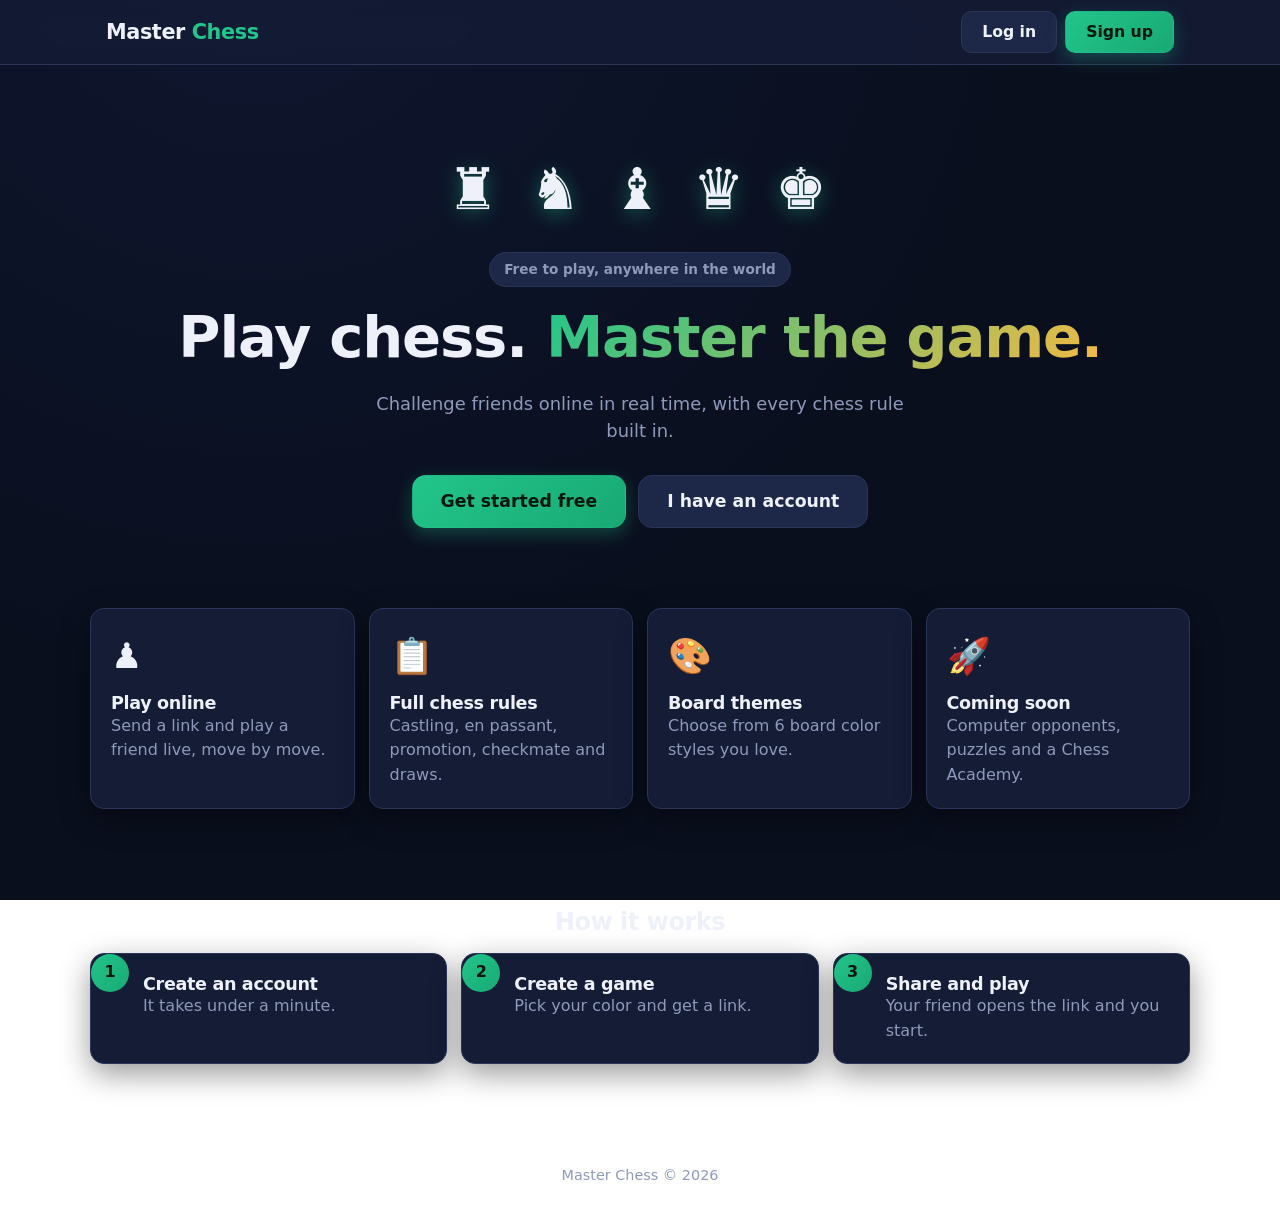
<file: index.html>
<!DOCTYPE html>
<html lang="en" data-theme="dark">
<head>
  <meta charset="UTF-8">
  <meta name="viewport" content="width=device-width, initial-scale=1">
  <title>Master Chess | Play, Learn, Win</title>
  <meta name="description" content="Master Chess: play chess online with friends, solve puzzles and learn.">
  <link rel="stylesheet" href="css/base.css">
  <link rel="stylesheet" href="css/components.css">
</head>
<body>
  <nav class="navbar">
    <div class="container">
      <a class="logo" href="index.html">Master <span>Chess</span></a>
      <div class="nav-links">
        <a class="btn btn-secondary" href="login.html">Log in</a>
        <a class="btn btn-primary" href="register.html">Sign up</a>
      </div>
    </div>
  </nav>

  <header class="hero container">
    <div class="hero-pieces">♜ ♞ ♝ ♛ ♚</div>
    <span class="pill">Free to play, anywhere in the world</span>
    <h1>Play chess. <span class="accent-text">Master the game.</span></h1>
    <p>Challenge friends online in real time, with every chess rule built in.</p>
    <div class="actions">
      <a class="btn btn-primary btn-lg" href="register.html">Get started free</a>
      <a class="btn btn-secondary btn-lg" href="login.html">I have an account</a>
    </div>
  </header>

  <section class="features container">
    <div class="grid">
      <div class="card"><div class="feature-icon">♟️</div><h3>Play online</h3><p class="muted">Send a link and play a friend live, move by move.</p></div>
      <div class="card"><div class="feature-icon">📋</div><h3>Full chess rules</h3><p class="muted">Castling, en passant, promotion, checkmate and draws.</p></div>
      <div class="card"><div class="feature-icon">🎨</div><h3>Board themes</h3><p class="muted">Choose from 6 board color styles you love.</p></div>
      <div class="card"><div class="feature-icon">🚀</div><h3>Coming soon</h3><p class="muted">Computer opponents, puzzles and a Chess Academy.</p></div>
    </div>
  </section>

  <section class="features container">
    <h2 class="center">How it works</h2>
    <div class="grid steps" style="margin-top:16px">
      <div class="card step"><h3>Create an account</h3><p class="muted">It takes under a minute.</p></div>
      <div class="card step"><h3>Create a game</h3><p class="muted">Pick your color and get a link.</p></div>
      <div class="card step"><h3>Share and play</h3><p class="muted">Your friend opens the link and you start.</p></div>
    </div>
  </section>

  <div class="footer">Master Chess &copy; 2026</div>

  <script>
    document.documentElement.setAttribute("data-theme", localStorage.getItem("theme") || "dark");
  </script>
</body>
</html>
</file>
<file: css/base.css>
:root {
  --bg: #0a0f1e;
  --bg-2: #0f1730;
  --surface: #141c36;
  --surface-2: #1d2747;
  --text: #eef1fa;
  --muted: #8f9abb;
  --primary: #22c58b;
  --primary-text: #04170f;
  --accent: #f5b942;
  --success: #22c58b;
  --danger: #ef5b5b;
  --border: #2a3558;
  --radius: 14px;
  --radius-sm: 10px;
  --shadow: 0 10px 30px rgba(0, 0, 0, 0.4);
  --glow: 0 0 0 3px rgba(34, 197, 139, 0.25);
}

[data-theme="light"] {
  --bg: #f3f5fb;
  --bg-2: #e8ecf7;
  --surface: #ffffff;
  --surface-2: #eef1f9;
  --text: #121830;
  --muted: #5b6585;
  --primary: #12a874;
  --primary-text: #ffffff;
  --accent: #d99a1e;
  --border: #d5dbed;
  --shadow: 0 10px 30px rgba(20, 30, 70, 0.12);
  --glow: 0 0 0 3px rgba(18, 168, 116, 0.25);
}

* { box-sizing: border-box; margin: 0; padding: 0; -webkit-tap-highlight-color: transparent; }

html { scroll-behavior: smooth; }

body {
  font-family: system-ui, -apple-system, "Segoe UI", Roboto, sans-serif;
  background: radial-gradient(circle at 20% -10%, var(--bg-2), var(--bg) 55%) fixed;
  color: var(--text);
  line-height: 1.55;
  min-height: 100vh;
  -webkit-font-smoothing: antialiased;
}

h1, h2, h3 { line-height: 1.15; font-weight: 800; letter-spacing: -0.02em; }
h1 { font-size: clamp(2.1rem, 7vw, 3.6rem); }
h2 { font-size: 1.5rem; margin-bottom: 12px; }
h3 { font-size: 1.1rem; }

a { color: var(--primary); text-decoration: none; font-weight: 600; }
a:hover { text-decoration: underline; }

img, svg { max-width: 100%; display: block; }

.container { width: 100%; max-width: 1100px; margin: 0 auto; padding: 0 16px; }

.hidden { display: none !important; }
.muted { color: var(--muted); }
.center { text-align: center; }
.accent { color: var(--accent); }
.primary { color: var(--primary); }

::selection { background: var(--primary); color: var(--primary-text); }

:focus-visible { outline: 2px solid var(--primary); outline-offset: 2px; }

::-webkit-scrollbar { width: 8px; height: 8px; }
::-webkit-scrollbar-thumb { background: var(--border); border-radius: 8px; }
</file>
<file: css/components.css>
/* Navbar */
.navbar {
  background: rgba(20, 28, 54, 0.85);
  backdrop-filter: blur(10px);
  -webkit-backdrop-filter: blur(10px);
  border-bottom: 1px solid var(--border);
  position: sticky;
  top: 0;
  z-index: 50;
}
[data-theme="light"] .navbar { background: rgba(255, 255, 255, 0.85); }
.navbar .container {
  display: flex;
  align-items: center;
  justify-content: space-between;
  height: 64px;
  gap: 10px;
}
.logo { font-size: 1.3rem; font-weight: 800; color: var(--text); letter-spacing: -0.02em; }
.logo span { color: var(--primary); }
.logo:hover { text-decoration: none; }
.nav-links { display: flex; gap: 8px; align-items: center; }

/* Buttons */
.btn {
  display: inline-flex;
  align-items: center;
  justify-content: center;
  gap: 8px;
  padding: 11px 20px;
  border: 1px solid transparent;
  border-radius: var(--radius-sm);
  font-family: inherit;
  font-size: 0.98rem;
  font-weight: 700;
  line-height: 1.2;
  cursor: pointer;
  transition: transform 0.12s, box-shadow 0.2s, filter 0.2s;
}
.btn:hover { filter: brightness(1.08); text-decoration: none; }
.btn:active { transform: scale(0.97); }
.btn:disabled { opacity: 0.45; cursor: not-allowed; filter: none; }
.btn-primary {
  background: linear-gradient(135deg, var(--primary), #19a974);
  color: var(--primary-text);
  box-shadow: 0 6px 18px rgba(34, 197, 139, 0.3);
}
.btn-secondary {
  background: var(--surface-2);
  color: var(--text);
  border-color: var(--border);
}
.btn-danger { background: var(--danger); color: #fff; }
.btn-block { width: 100%; }
.btn-lg { padding: 15px 28px; font-size: 1.08rem; border-radius: var(--radius); }

/* Forms */
.form-group { margin-bottom: 16px; }
.form-group label {
  display: block;
  margin-bottom: 6px;
  font-size: 0.88rem;
  font-weight: 600;
  color: var(--muted);
}
.input {
  width: 100%;
  padding: 13px 14px;
  background: var(--surface-2);
  color: var(--text);
  border: 1px solid var(--border);
  border-radius: var(--radius-sm);
  font-family: inherit;
  font-size: 1rem;
}
.input:focus { border-color: var(--primary); outline: none; box-shadow: var(--glow); }
select.input { appearance: auto; }
.field-error { color: var(--danger); font-size: 0.85rem; margin-top: 4px; }

/* Cards */
.card {
  background: var(--surface);
  border: 1px solid var(--border);
  border-radius: var(--radius);
  padding: 20px;
  box-shadow: var(--shadow);
}
.grid {
  display: grid;
  gap: 14px;
  grid-template-columns: repeat(auto-fit, minmax(160px, 1fr));
}

/* Auth pages */
.auth-wrap {
  min-height: 100vh;
  display: flex;
  align-items: center;
  justify-content: center;
  padding: 16px;
}
.auth-card { width: 100%; max-width: 430px; padding: 28px 24px; }
.auth-card h2 { text-align: center; font-size: 1.6rem; }
.auth-card .switch { text-align: center; margin-top: 16px; }

/* Landing page */
.hero { padding: 80px 0 50px; text-align: center; }
.hero p {
  max-width: 560px;
  margin: 18px auto 30px;
  color: var(--muted);
  font-size: 1.12rem;
}
.hero .actions { display: flex; gap: 12px; justify-content: center; flex-wrap: wrap; }
.features { padding: 30px 0 70px; }
.features .grid { grid-template-columns: repeat(auto-fit, minmax(220px, 1fr)); }
.feature-icon { font-size: 2.2rem; margin-bottom: 10px; }

/* Dashboard */
.page { padding: 28px 0 60px; }
.stat { font-size: 2rem; font-weight: 800; color: var(--primary); line-height: 1.2; }
.section { margin-top: 22px; }

/* Toasts */
#toast-container {
  position: fixed;
  bottom: 20px;
  left: 50%;
  transform: translateX(-50%);
  z-index: 100;
  display: flex;
  flex-direction: column;
  gap: 8px;
  width: min(92vw, 380px);
}
.toast {
  padding: 13px 16px;
  border-radius: var(--radius-sm);
  background: var(--surface-2);
  border-left: 4px solid var(--primary);
  box-shadow: var(--shadow);
  font-weight: 600;
}
.toast.success { border-left-color: var(--success); }
.toast.error { border-left-color: var(--danger); }

/* Loading spinner */
.spinner {
  width: 24px;
  height: 24px;
  border: 3px solid var(--border);
  border-top-color: var(--primary);
  border-radius: 50%;
  animation: spin 0.8s linear infinite;
}
@keyframes spin { to { transform: rotate(360deg); } }
/* Landing + dashboard upgrade */
.hero-pieces {
  font-size: clamp(2.2rem, 9vw, 3.6rem);
  letter-spacing: 6px;
  margin-bottom: 18px;
  color: var(--text);
  text-shadow: 0 4px 20px rgba(34, 197, 139, 0.45);
}
.hero h1 .accent-text {
  background: linear-gradient(135deg, var(--primary), var(--accent));
  -webkit-background-clip: text;
  background-clip: text;
  color: transparent;
}
.pill {
  display: inline-block;
  padding: 6px 14px;
  border-radius: 999px;
  background: var(--surface-2);
  border: 1px solid var(--border);
  color: var(--muted);
  font-size: 0.85rem;
  font-weight: 700;
  margin-bottom: 18px;
}
.steps { counter-reset: step; }
.step { position: relative; padding-left: 52px; }
.step::before {
  counter-increment: step;
  content: counter(step);
  position: absolute;
  left: 0;
  top: 0;
  width: 38px;
  height: 38px;
  border-radius: 50%;
  background: linear-gradient(135deg, var(--primary), #19a974);
  color: var(--primary-text);
  font-weight: 800;
  display: flex;
  align-items: center;
  justify-content: center;
}
.footer { text-align: center; padding: 30px 16px 40px; color: var(--muted); font-size: 0.9rem; }

.welcome-row { display: flex; align-items: center; gap: 14px; margin-bottom: 6px; }
.avatar {
  width: 56px;
  height: 56px;
  border-radius: 50%;
  background: linear-gradient(135deg, var(--primary), var(--accent));
  display: flex;
  align-items: center;
  justify-content: center;
  font-size: 1.8rem;
  color: #fff;
  flex-shrink: 0;
}
.welcome-row h1 { font-size: clamp(1.5rem, 5vw, 2.2rem); }
.stat-card { text-align: center; padding: 16px 10px; }
.stat-card .label { color: var(--muted); font-size: 0.82rem; font-weight: 700; text-transform: uppercase; letter-spacing: 0.04em; }
.notice {
  padding: 12px 16px;
  border-radius: var(--radius-sm);
  background: rgba(245, 185, 66, 0.12);
  border: 1px solid var(--accent);
  color: var(--accent);
  font-weight: 600;
}
.play-grid { display: grid; gap: 14px; grid-template-columns: repeat(auto-fit, minmax(240px, 1fr)); }
.play-card { display: flex; flex-direction: column; gap: 8px; }
.play-card .icon { font-size: 2rem; }
.play-card p { color: var(--muted); font-size: 0.95rem; flex-grow: 1; }
.badge {
  display: inline-block;
  padding: 3px 10px;
  border-radius: 999px;
  background: var(--surface-2);
  border: 1px solid var(--border);
  color: var(--muted);
  font-size: 0.75rem;
  font-weight: 700;
  width: fit-content;
}
/* Game history */
.history-row {
  display: flex;
  justify-content: space-between;
  align-items: center;
  gap: 10px;
  padding: 12px 0;
  border-bottom: 1px solid var(--border);
  color: var(--text);
  font-weight: 400;
}
.history-row:last-child { border-bottom: none; }
.history-row:hover { text-decoration: none; background: var(--surface-2); }
.history-row .who { font-weight: 700; }
.history-row .meta { color: var(--muted); font-size: 0.85rem; }
.history-row .outcome { font-weight: 800; white-space: nowrap; }
.result-won { color: var(--success); }
.result-lost { color: var(--danger); }
.result-draw { color: var(--accent); }
</file>
